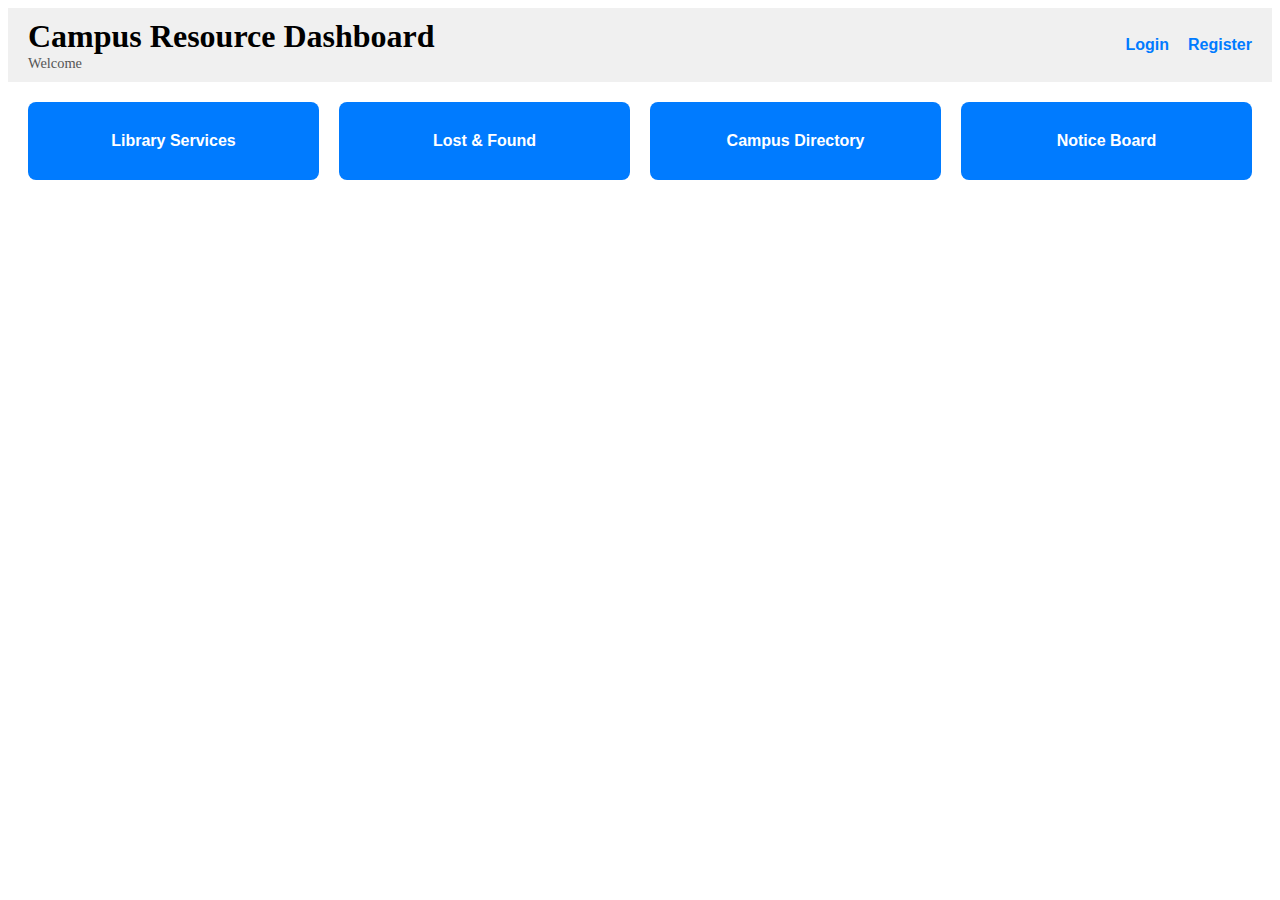
<file: index.html>
<!DOCTYPE html>
<html lang="en">
<head>
  <meta charset="UTF-8" />
  <title>Dashboard | Campus Resource System</title>
  <link rel="stylesheet" href="index.css" />
</head>
<body>
  <header>
    <div class="header-left">
      <h1>Campus Resource Dashboard</h1>
      <p>Welcome</p>
    </div>
    <div class="auth-links">
      <a href="login.html">Login</a>
      <a href="register.html">Register</a>
    </div>
  </header>

  <main class="module-grid">
    <a href="library_services.html" class="card">Library Services</a>
    <a href="lostfound.html" class="card">Lost & Found</a>
    <a href="campus-directory.html" class="card">Campus Directory</a>
    <a href="notice.html" class="card">Notice Board</a>
  </main>
</body>
</html>
</file>
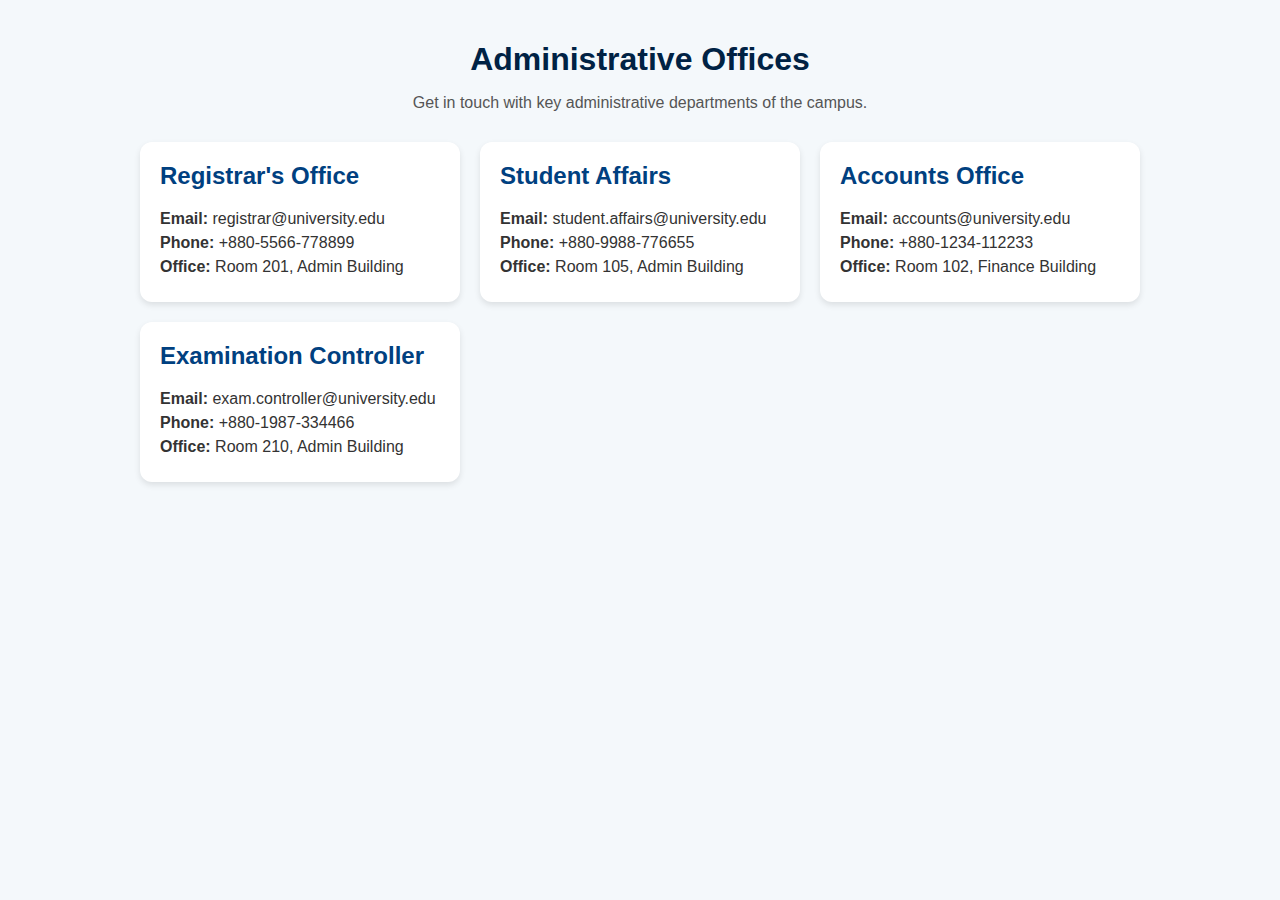
<file: admin-offices.html>
<!DOCTYPE html>
<html lang="en">
<head>
  <meta charset="UTF-8" />
  <meta name="viewport" content="width=device-width, initial-scale=1.0"/>
  <title>Administrative Offices</title>
  <link rel="stylesheet" href="admin-offices.css" />
</head>
<body>
  <div class="container">
    <h1>Administrative Offices</h1>
    <p class="intro">Get in touch with key administrative departments of the campus.</p>

    <div class="office-list">

      <div class="office-card">
        <h2>Registrar's Office</h2>
        <p><strong>Email:</strong> registrar@university.edu</p>
        <p><strong>Phone:</strong> +880-5566-778899</p>
        <p><strong>Office:</strong> Room 201, Admin Building</p>
      </div>

      <div class="office-card">
        <h2>Student Affairs</h2>
        <p><strong>Email:</strong> student.affairs@university.edu</p>
        <p><strong>Phone:</strong> +880-9988-776655</p>
        <p><strong>Office:</strong> Room 105, Admin Building</p>
      </div>

      <div class="office-card">
        <h2>Accounts Office</h2>
        <p><strong>Email:</strong> accounts@university.edu</p>
        <p><strong>Phone:</strong> +880-1234-112233</p>
        <p><strong>Office:</strong> Room 102, Finance Building</p>
      </div>

      <div class="office-card">
        <h2>Examination Controller</h2>
        <p><strong>Email:</strong> exam.controller@university.edu</p>
        <p><strong>Phone:</strong> +880-1987-334466</p>
        <p><strong>Office:</strong> Room 210, Admin Building</p>
      </div>

    </div>
  </div>
</body>
</html>
</file>
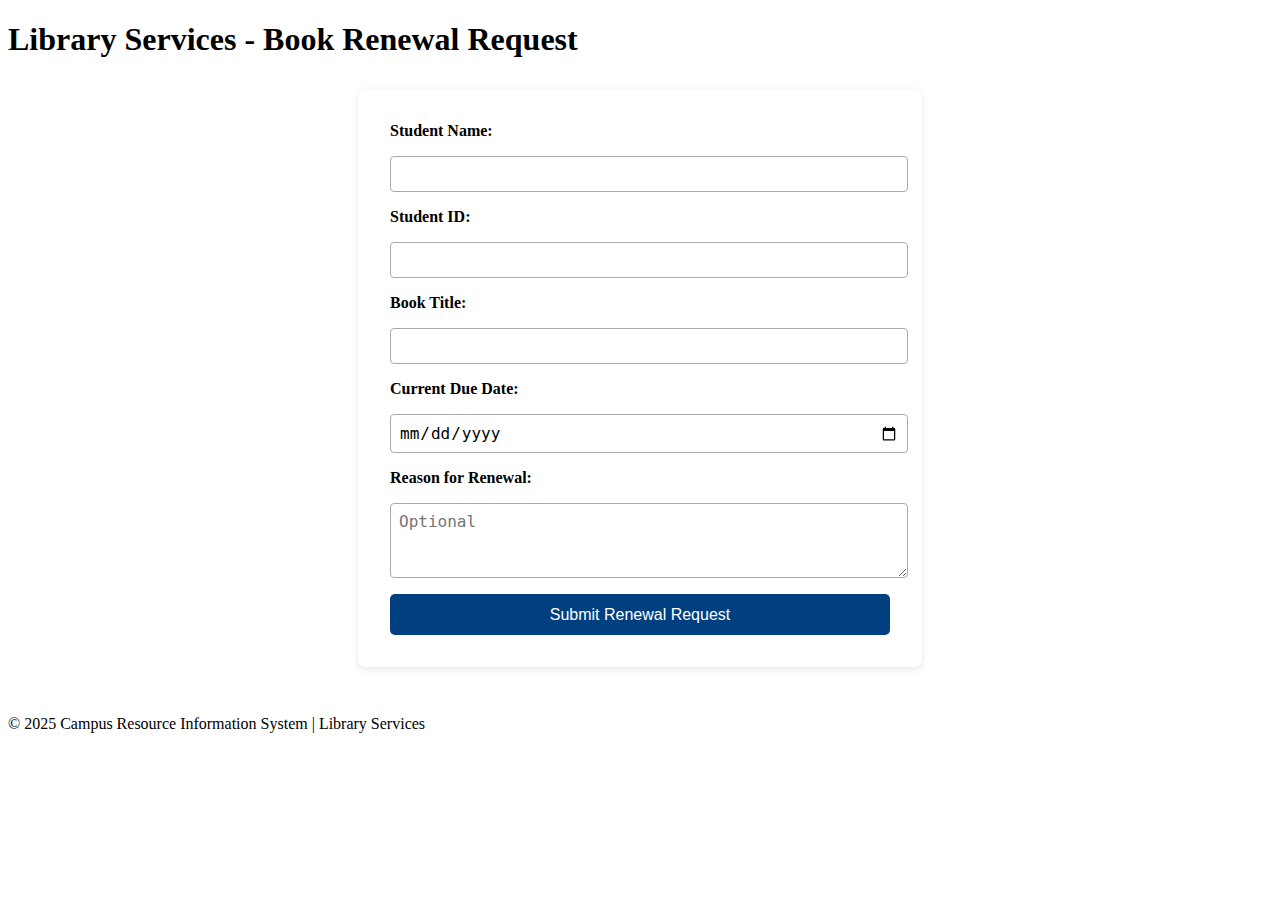
<file: book_renewal.html>
<!DOCTYPE html>
<html lang="en">
<head>
  <meta charset="UTF-8" />
  <meta name="viewport" content="width=device-width, initial-scale=1" />
  <title>Book Renewal Request - Library Services</title>
  <link rel="stylesheet" href="book_renewal.css" />
</head>
<body>
  <header>
    <h1>Library Services - Book Renewal Request</h1>
  </header>

  <main>
    <form class="form-container">
      <label for="studentName">Student Name:</label>
      <input type="text" id="studentName" name="studentName" required />

      <label for="studentId">Student ID:</label>
      <input type="text" id="studentId" name="studentId" required />

      <label for="bookTitle">Book Title:</label>
      <input type="text" id="bookTitle" name="bookTitle" required />

      <label for="dueDate">Current Due Date:</label>
      <input type="date" id="dueDate" name="dueDate" required />

      <label for="reason">Reason for Renewal:</label>
      <textarea id="reason" name="reason" rows="3" placeholder="Optional"></textarea>

      <button type="submit">Submit Renewal Request</button>
    </form>
  </main>

  <footer>
    &copy; 2025 Campus Resource Information System | Library Services
  </footer>
</body>
</html>
</file>
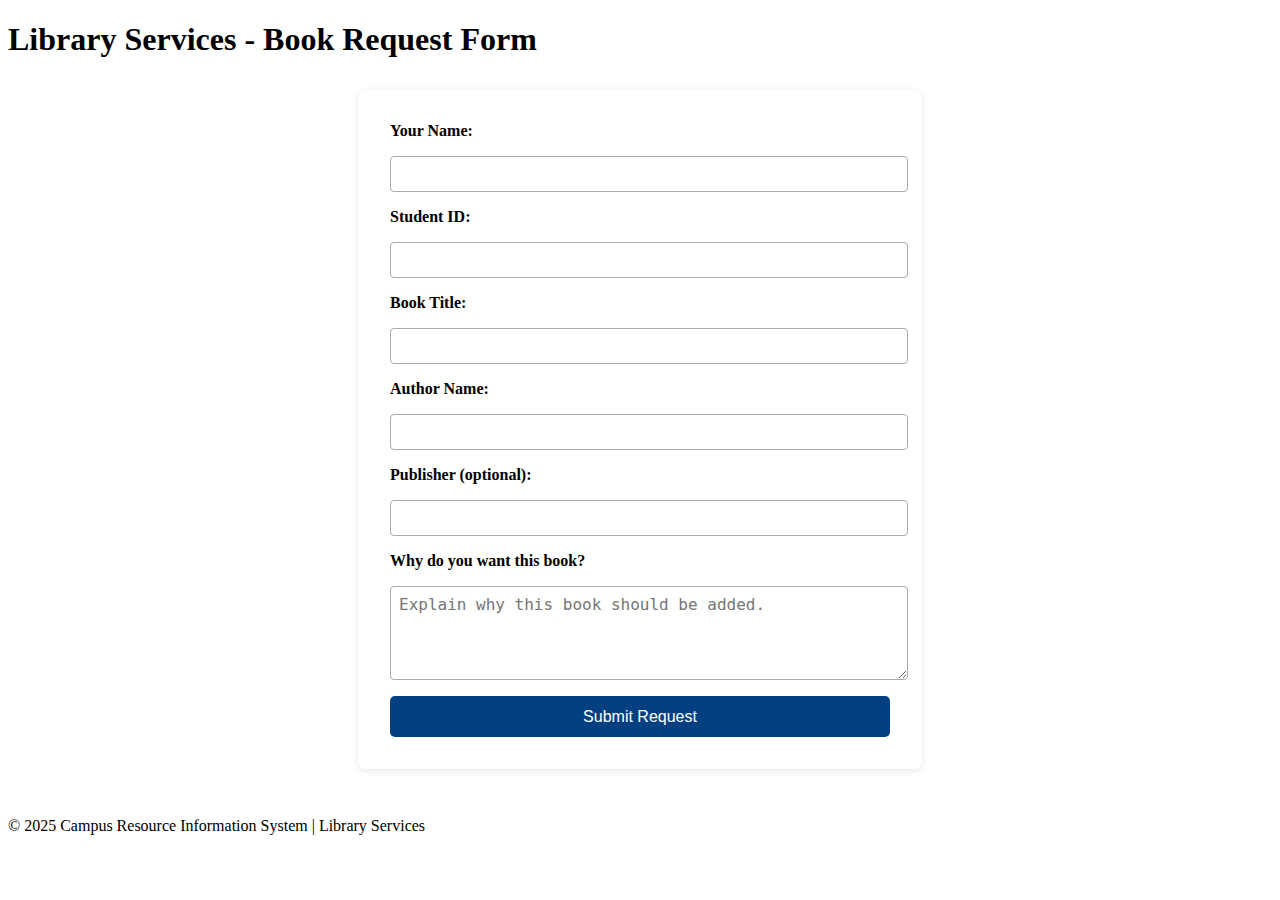
<file: book_request.html>
<!DOCTYPE html>
<html lang="en">
<head>
  <meta charset="UTF-8" />
  <meta name="viewport" content="width=device-width, initial-scale=1" />
  <title>Book Request Form - Library Services</title>
  <link rel="stylesheet" href="book_request.css" />
</head>
<body>
  <header>
    <h1>Library Services - Book Request Form</h1>
  </header>

  <main>
    <form class="form-container">
      <label for="studentName">Your Name:</label>
      <input type="text" id="studentName" name="studentName" required />

      <label for="studentId">Student ID:</label>
      <input type="text" id="studentId" name="studentId" required />

      <label for="bookTitle">Book Title:</label>
      <input type="text" id="bookTitle" name="bookTitle" required />

      <label for="author">Author Name:</label>
      <input type="text" id="author" name="author" required />

      <label for="publisher">Publisher (optional):</label>
      <input type="text" id="publisher" name="publisher" />

      <label for="reason">Why do you want this book?</label>
      <textarea id="reason" name="reason" rows="4" placeholder="Explain why this book should be added." required></textarea>

      <button type="submit">Submit Request</button>
    </form>
  </main>

  <footer>
    &copy; 2025 Campus Resource Information System | Library Services
  </footer>
</body>
</html>
</file>
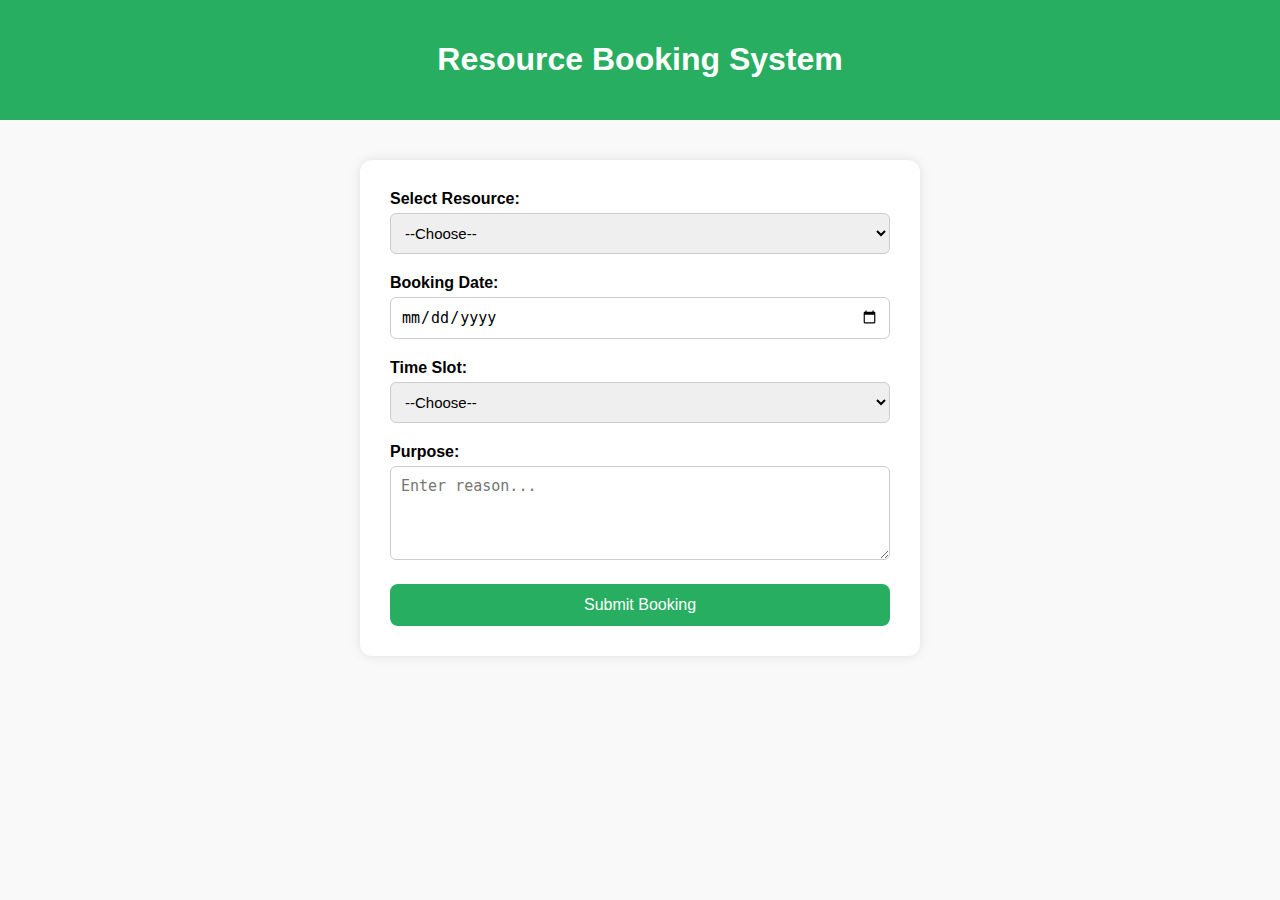
<file: booking.html>
<!DOCTYPE html>
<html lang="en">
<head>
  <meta charset="UTF-8" />
  <title>Resource Booking | Campus Resource System</title>
  <link rel="stylesheet" href="booking.css" />
</head>
<body>
  <header>
    <h1>Resource Booking System</h1>
  </header>

  <main class="form-container">
    <form>
      <label for="resource">Select Resource:</label>
      <select id="resource" required>
        <option value="">--Choose--</option>
        <option value="lab1">Computer Lab 1</option>
        <option value="lab2">Computer Lab 2</option>
        <option value="classroom">Classroom</option>
        <option value="projector">Projector</option>
      </select>

      <label for="date">Booking Date:</label>
      <input type="date" id="date" required />

      <label for="time">Time Slot:</label>
      <select id="time" required>
        <option value="">--Choose--</option>
        <option value="8-10am">8:00 – 10:00 AM</option>
        <option value="10-12pm">10:00 – 12:00 PM</option>
        <option value="2-4pm">2:00 – 4:00 PM</option>
        <option value="4-6pm">4:00 – 6:00 PM</option>
      </select>

      <label for="purpose">Purpose:</label>
      <textarea
        id="purpose"
        placeholder="Enter reason..."
        rows="4"
        required
      ></textarea>

      <button type="submit">Submit Booking</button>
    </form>
  </main>
</body>
</html>
</file>
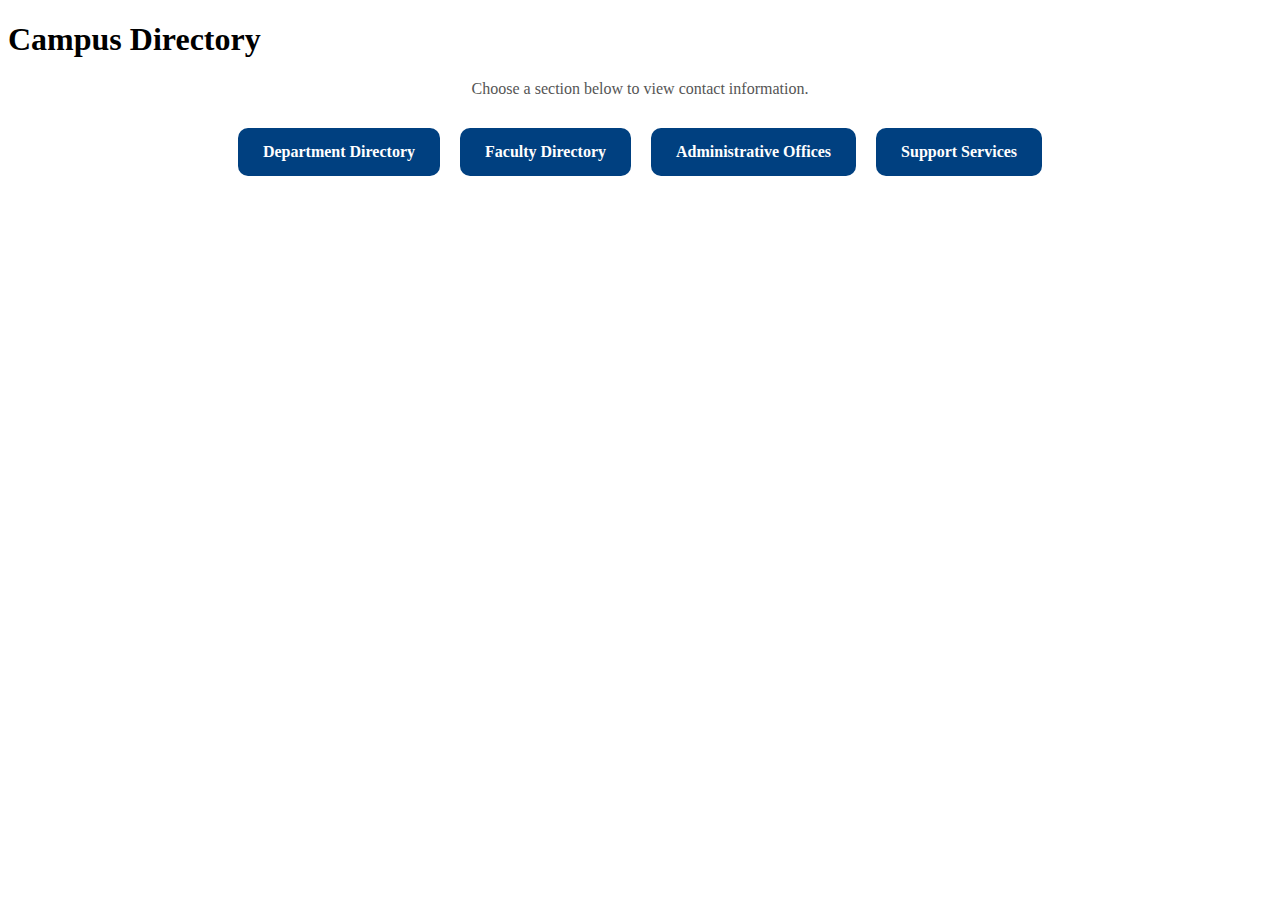
<file: campus-directory.html>
<!-- campus-directory.html -->
<!DOCTYPE html>
<html lang="en">
<head>
  <meta charset="UTF-8" />
  <meta name="viewport" content="width=device-width, initial-scale=1.0"/>
  <title>Campus Directory</title>
  <link rel="stylesheet" href="campus-directory.css" />
</head>
<body>
  <div class="container">
    <h1>Campus Directory</h1>
    <p class="intro">Choose a section below to view contact information.</p>

    <div class="sub-modules">
      <a href="departments.html" class="sub-link">Department Directory</a>
      <a href="faculty.html" class="sub-link">Faculty Directory</a>
      <a href="admin-offices.html" class="sub-link">Administrative Offices</a>
      <a href="support-services.html" class="sub-link">Support Services</a>
    </div>
  </div>
</body>
</html>
</file>
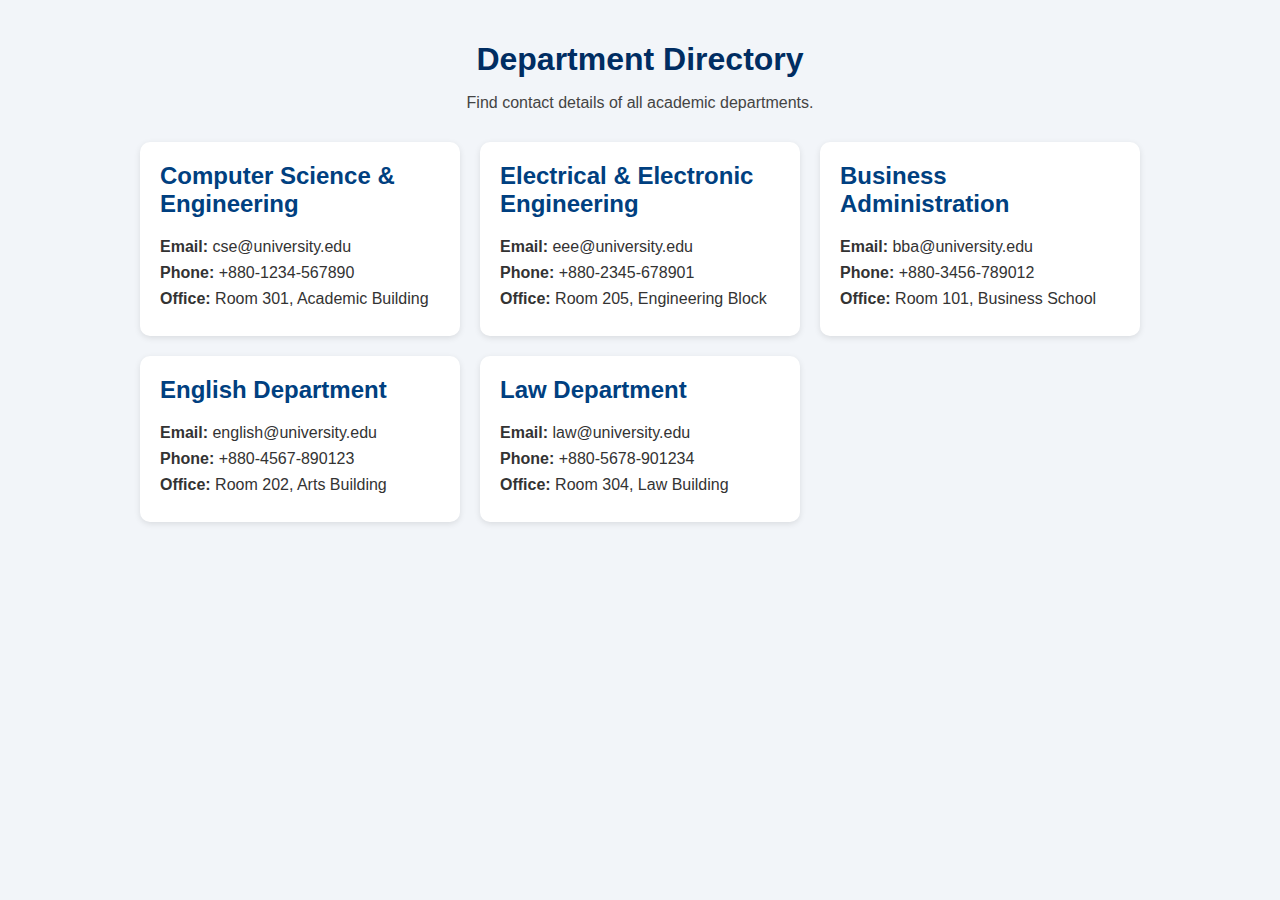
<file: departments.html>
<!DOCTYPE html>
<html lang="en">
<head>
  <meta charset="UTF-8">
  <meta name="viewport" content="width=device-width, initial-scale=1">
  <title>Department Directory</title>
  <link rel="stylesheet" href="departments.css">
</head>
<body>
  <div class="container">
    <h1>Department Directory</h1>
    <p class="intro">Find contact details of all academic departments.</p>

    <div class="department-list">

      <div class="dept-card">
        <h2>Computer Science & Engineering</h2>
        <p><strong>Email:</strong> cse@university.edu</p>
        <p><strong>Phone:</strong> +880-1234-567890</p>
        <p><strong>Office:</strong> Room 301, Academic Building</p>
      </div>

      <div class="dept-card">
        <h2>Electrical & Electronic Engineering</h2>
        <p><strong>Email:</strong> eee@university.edu</p>
        <p><strong>Phone:</strong> +880-2345-678901</p>
        <p><strong>Office:</strong> Room 205, Engineering Block</p>
      </div>

      <div class="dept-card">
        <h2>Business Administration</h2>
        <p><strong>Email:</strong> bba@university.edu</p>
        <p><strong>Phone:</strong> +880-3456-789012</p>
        <p><strong>Office:</strong> Room 101, Business School</p>
      </div>

      <div class="dept-card">
        <h2>English Department</h2>
        <p><strong>Email:</strong> english@university.edu</p>
        <p><strong>Phone:</strong> +880-4567-890123</p>
        <p><strong>Office:</strong> Room 202, Arts Building</p>
      </div>

      <div class="dept-card">
        <h2>Law Department</h2>
        <p><strong>Email:</strong> law@university.edu</p>
        <p><strong>Phone:</strong> +880-5678-901234</p>
        <p><strong>Office:</strong> Room 304, Law Building</p>
      </div>

    </div>
  </div>
</body>
</html>
</file>
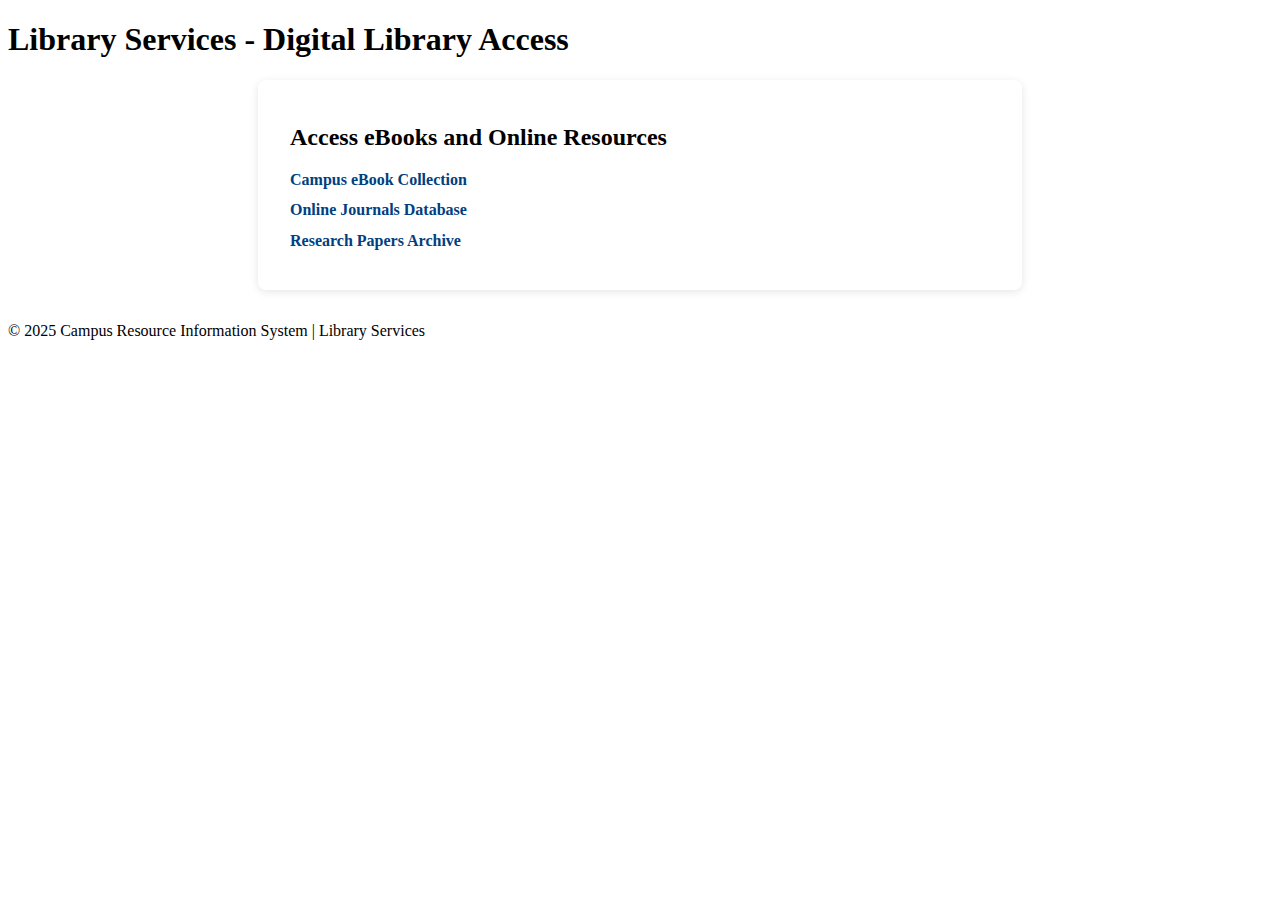
<file: digital_library.html>
<!DOCTYPE html>
<html lang="en">
<head>
  <meta charset="UTF-8" />
  <meta name="viewport" content="width=device-width, initial-scale=1" />
  <title>Digital Library Access - Library Services</title>
  <link rel="stylesheet" href="digital_library.css" />
</head>
<body>
  <header>
    <h1>Library Services - Digital Library Access</h1>
  </header>

  <main>
    <section class="digital-links">
      <h2>Access eBooks and Online Resources</h2>
      <ul>
        <li><a href="#" target="_blank">Campus eBook Collection</a></li>
        <li><a href="#" target="_blank">Online Journals Database</a></li>
        <li><a href="#" target="_blank">Research Papers Archive</a></li>
      </ul>
    </section>
  </main>

  <footer>
    &copy; 2025 Campus Resource Information System | Library Services
  </footer>
</body>
</html>
</file>
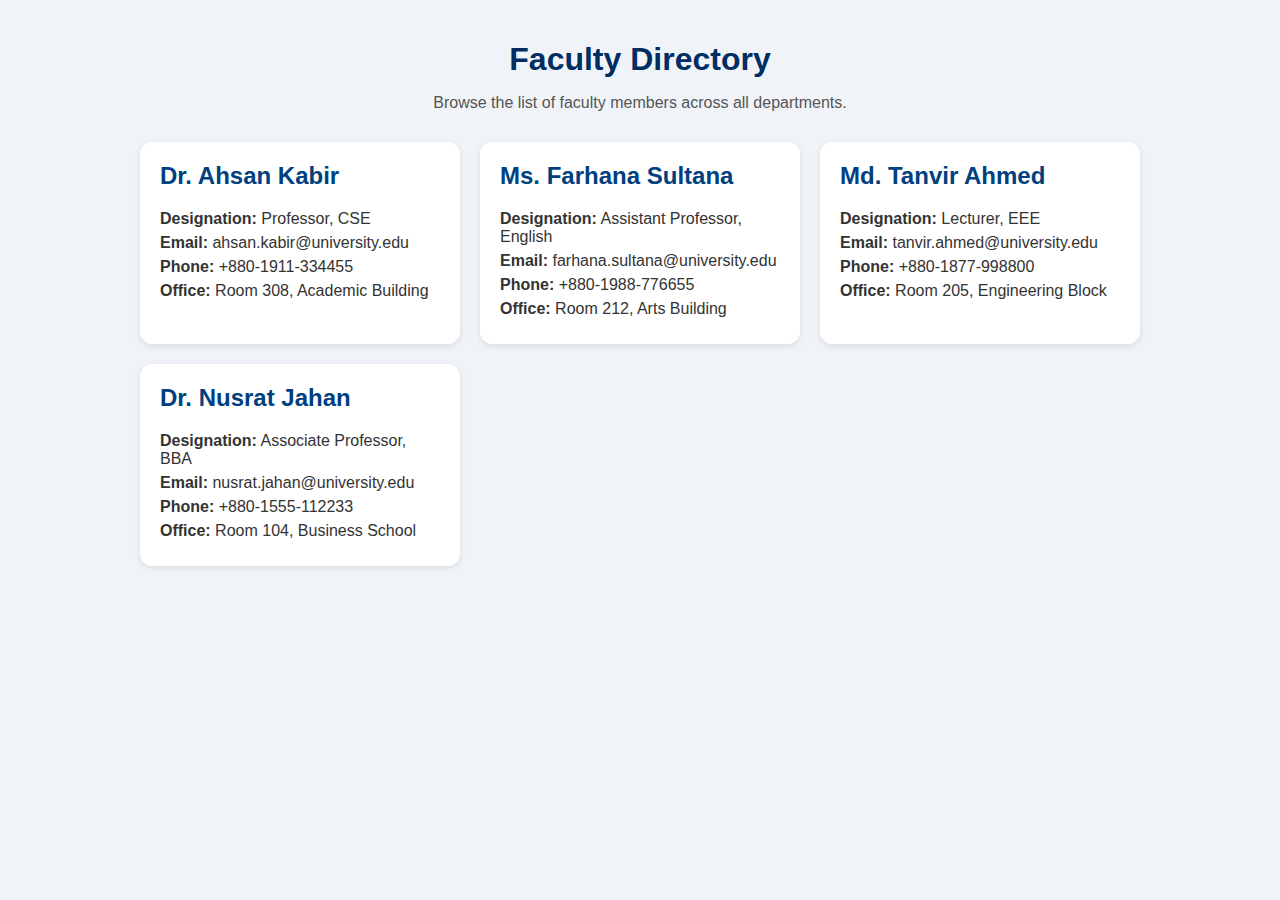
<file: faculty.html>
<!DOCTYPE html>
<html lang="en">
<head>
  <meta charset="UTF-8" />
  <meta name="viewport" content="width=device-width, initial-scale=1.0"/>
  <title>Faculty Directory</title>
  <link rel="stylesheet" href="faculty.css" />
</head>
<body>
  <div class="container">
    <h1>Faculty Directory</h1>
    <p class="intro">Browse the list of faculty members across all departments.</p>

    <div class="faculty-list">

      <div class="faculty-card">
        <h2>Dr. Ahsan Kabir</h2>
        <p><strong>Designation:</strong> Professor, CSE</p>
        <p><strong>Email:</strong> ahsan.kabir@university.edu</p>
        <p><strong>Phone:</strong> +880-1911-334455</p>
        <p><strong>Office:</strong> Room 308, Academic Building</p>
      </div>

      <div class="faculty-card">
        <h2>Ms. Farhana Sultana</h2>
        <p><strong>Designation:</strong> Assistant Professor, English</p>
        <p><strong>Email:</strong> farhana.sultana@university.edu</p>
        <p><strong>Phone:</strong> +880-1988-776655</p>
        <p><strong>Office:</strong> Room 212, Arts Building</p>
      </div>

      <div class="faculty-card">
        <h2>Md. Tanvir Ahmed</h2>
        <p><strong>Designation:</strong> Lecturer, EEE</p>
        <p><strong>Email:</strong> tanvir.ahmed@university.edu</p>
        <p><strong>Phone:</strong> +880-1877-998800</p>
        <p><strong>Office:</strong> Room 205, Engineering Block</p>
      </div>

      <div class="faculty-card">
        <h2>Dr. Nusrat Jahan</h2>
        <p><strong>Designation:</strong> Associate Professor, BBA</p>
        <p><strong>Email:</strong> nusrat.jahan@university.edu</p>
        <p><strong>Phone:</strong> +880-1555-112233</p>
        <p><strong>Office:</strong> Room 104, Business School</p>
      </div>

    </div>
  </div>
</body>
</html>
</file>
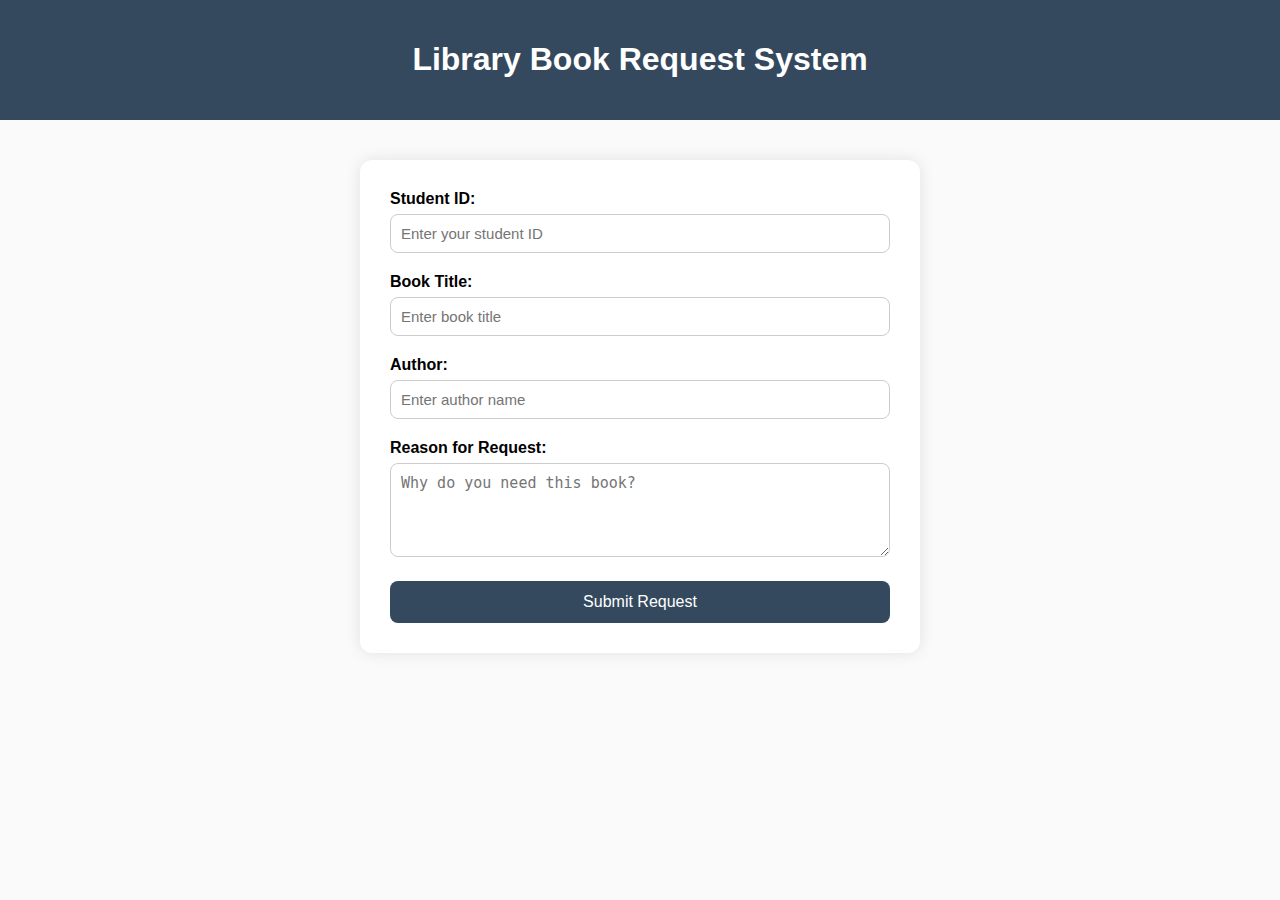
<file: library.html>
<!DOCTYPE html>
<html lang="en">
<head>
  <meta charset="UTF-8" />
  <title>Library Book Request | Campus Resource System</title>
  <link rel="stylesheet" href="library.css" />
</head>
<body>
  <header>
    <h1>Library Book Request System</h1>
  </header>

  <main class="form-container">
    <form>
      <label for="studentId">Student ID:</label>
      <input type="text" id="studentId" placeholder="Enter your student ID" required />

      <label for="bookTitle">Book Title:</label>
      <input type="text" id="bookTitle" placeholder="Enter book title" required />

      <label for="author">Author:</label>
      <input type="text" id="author" placeholder="Enter author name" />

      <label for="reason">Reason for Request:</label>
      <textarea id="reason" placeholder="Why do you need this book?" rows="4" required></textarea>

      <button type="submit">Submit Request</button>
    </form>
  </main>
</body>
</html>
</file>
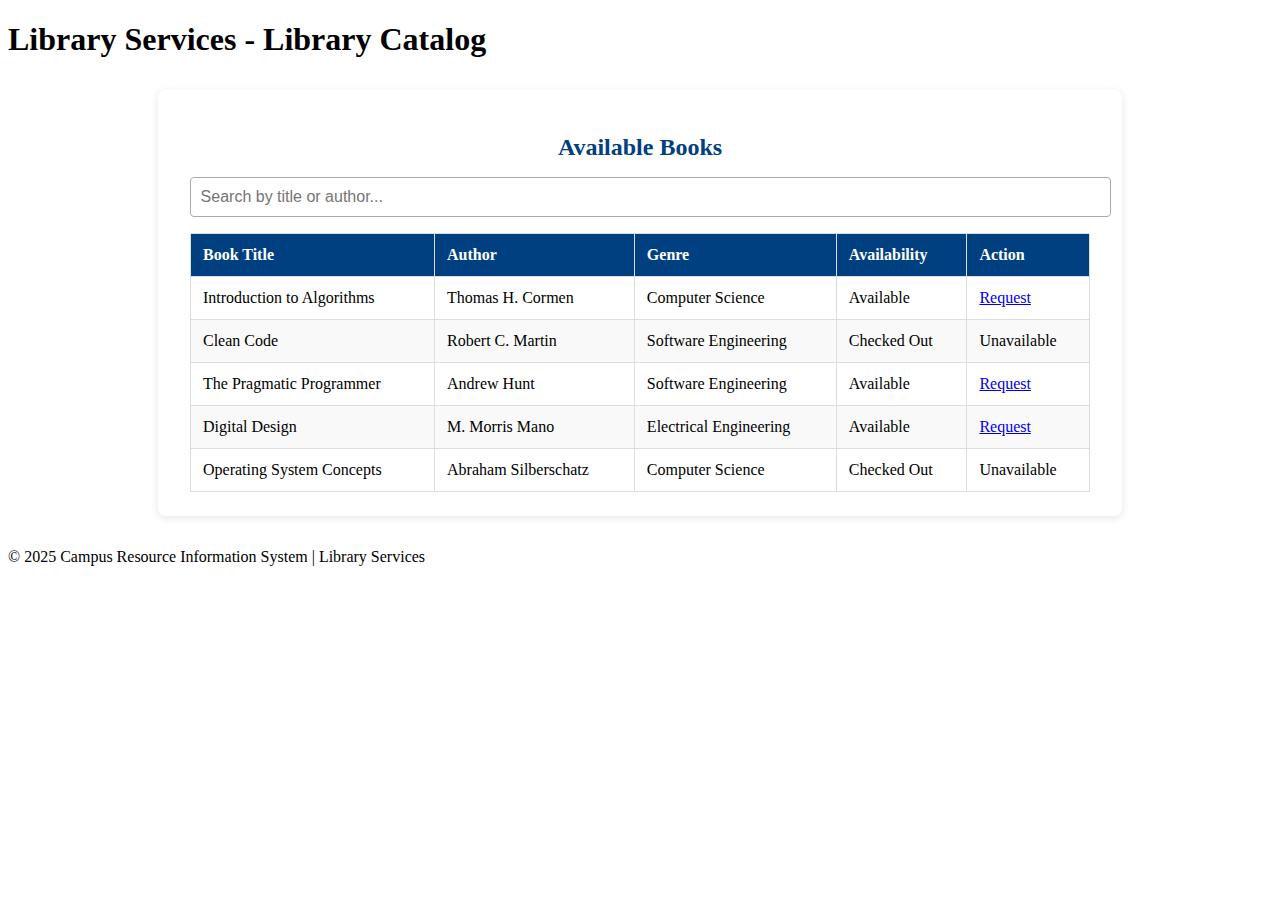
<file: library_catalog.html>
<!DOCTYPE html>
<html lang="en">
<head>
  <meta charset="UTF-8" />
  <meta name="viewport" content="width=device-width, initial-scale=1" />
  <title>Library Catalog - Library Services</title>
  <link rel="stylesheet" href="library_catalog.css" />
</head>
<body>
  <header>
    <h1>Library Services - Library Catalog</h1>
  </header>

  <main>
    <section class="catalog-container">
      <h2>Available Books</h2>
      <input type="text" id="searchInput" placeholder="Search by title or author..." onkeyup="searchBooks()" />
      <table id="booksTable">
        <thead>
          <tr>
            <th>Book Title</th>
            <th>Author</th>
            <th>Genre</th>
            <th>Availability</th>
            <th>Action</th>
          </tr>
        </thead>
        <tbody>
          <tr>
            <td>Introduction to Algorithms</td>
            <td>Thomas H. Cormen</td>
            <td>Computer Science</td>
            <td>Available</td>
            <td><a href="book_request.html?title=Introduction+to+Algorithms" class="btn-request">Request</a></td>
          </tr>
          <tr>
            <td>Clean Code</td>
            <td>Robert C. Martin</td>
            <td>Software Engineering</td>
            <td>Checked Out</td>
            <td><span class="btn-disabled">Unavailable</span></td>
          </tr>
          <tr>
            <td>The Pragmatic Programmer</td>
            <td>Andrew Hunt</td>
            <td>Software Engineering</td>
            <td>Available</td>
            <td><a href="book_request.html?title=The+Pragmatic+Programmer" class="btn-request">Request</a></td>
          </tr>
          <tr>
            <td>Digital Design</td>
            <td>M. Morris Mano</td>
            <td>Electrical Engineering</td>
            <td>Available</td>
            <td><a href="book_request.html?title=Digital+Design" class="btn-request">Request</a></td>
          </tr>
          <tr>
            <td>Operating System Concepts</td>
            <td>Abraham Silberschatz</td>
            <td>Computer Science</td>
            <td>Checked Out</td>
            <td><span class="btn-disabled">Unavailable</span></td>
          </tr>
        </tbody>
      </table>
    </section>
  </main>

  <footer>
    &copy; 2025 Campus Resource Information System | Library Services
  </footer>


</body>
</html>
</file>
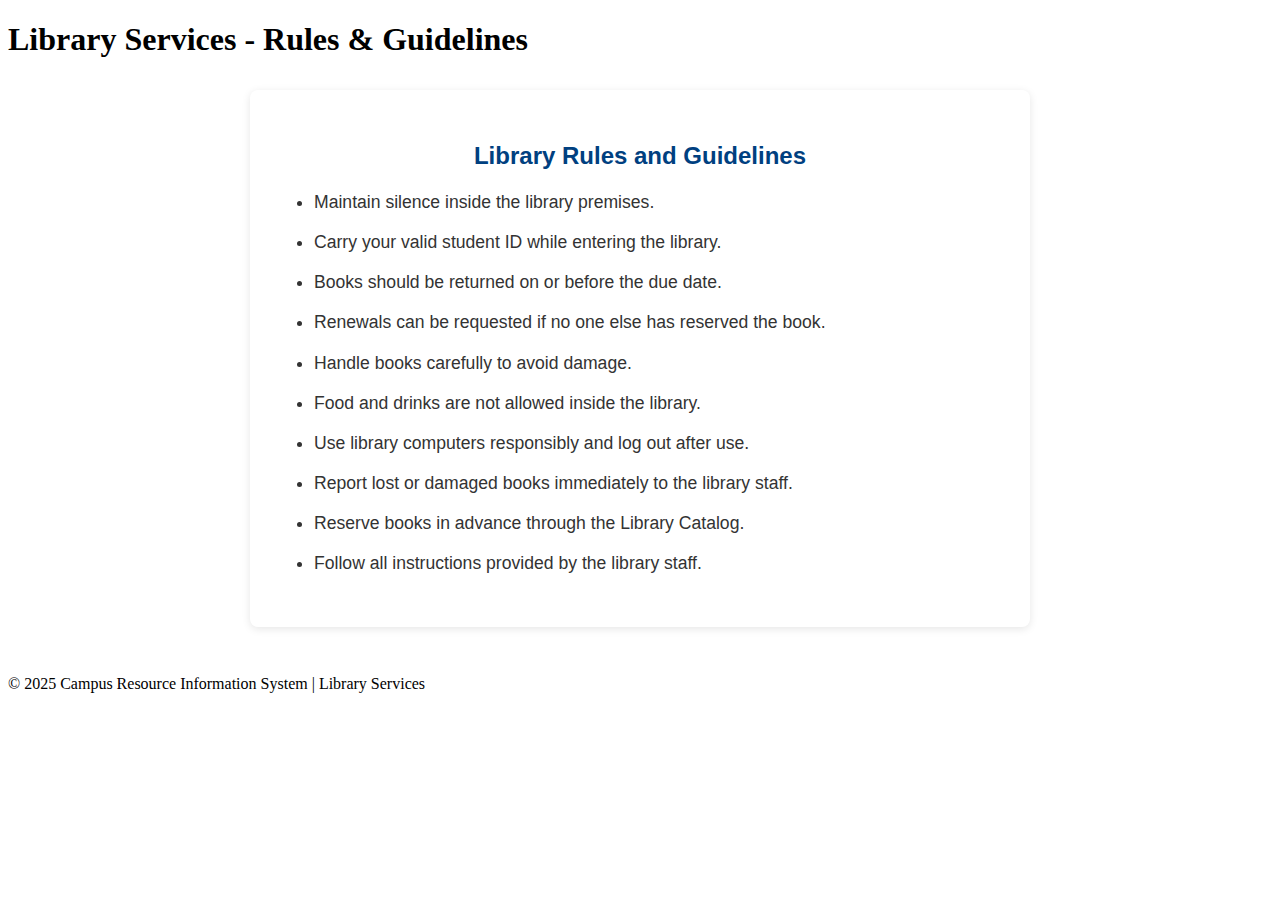
<file: library_rules.html>
<!DOCTYPE html>
<html lang="en">
<head>
  <meta charset="UTF-8" />
  <meta name="viewport" content="width=device-width, initial-scale=1" />
  <title>Library Rules & Guidelines - Library Services</title>
  <link rel="stylesheet" href="library_rules.css" />
</head>
<body>
  <header>
    <h1>Library Services - Rules & Guidelines</h1>
  </header>

  <main>
    <section class="rules-container">
      <h2>Library Rules and Guidelines</h2>
      <ul>
        <li>Maintain silence inside the library premises.</li>
        <li>Carry your valid student ID while entering the library.</li>
        <li>Books should be returned on or before the due date.</li>
        <li>Renewals can be requested if no one else has reserved the book.</li>
        <li>Handle books carefully to avoid damage.</li>
        <li>Food and drinks are not allowed inside the library.</li>
        <li>Use library computers responsibly and log out after use.</li>
        <li>Report lost or damaged books immediately to the library staff.</li>
        <li>Reserve books in advance through the Library Catalog.</li>
        <li>Follow all instructions provided by the library staff.</li>
      </ul>
    </section>
  </main>

  <footer>
    &copy; 2025 Campus Resource Information System | Library Services
  </footer>
</body>
</html>
</file>
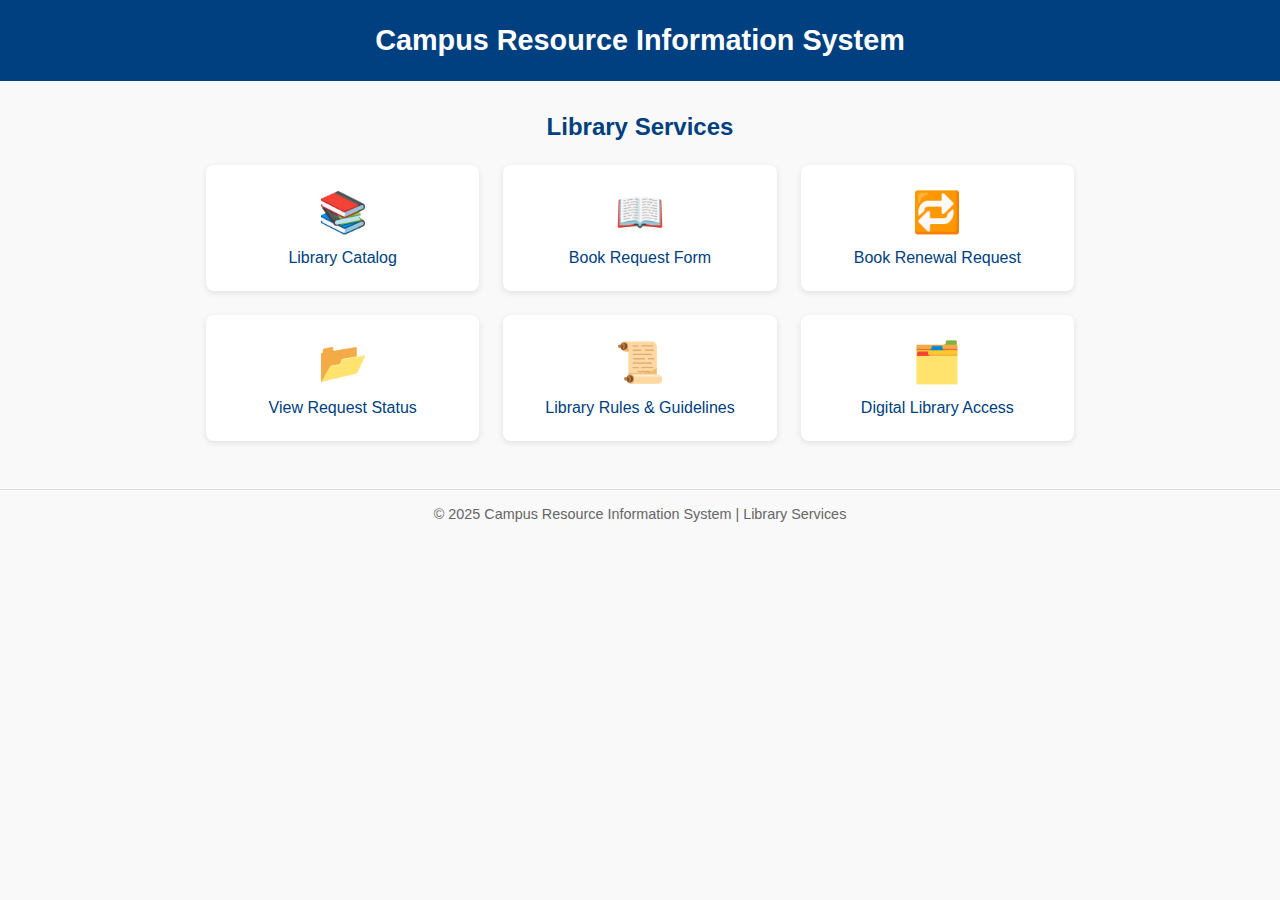
<file: library_services.html>
<!DOCTYPE html>
<html lang="en">
<head>
  <meta charset="UTF-8" />
  <meta name="viewport" content="width=device-width, initial-scale=1" />
  <title>Library Services - Campus Resource Information System</title>
  <link rel="stylesheet" href="library_services.css" />
</head>
<body>
  <header>
    <h1>Campus Resource Information System</h1>
  </header>

  <main>
    <h2>Library Services</h2>
    <div class="services-list">
      <a href="library_catalog.html" class="service-card" title="Browse available books in the library">
        <div class="service-icon">📚</div>
        <div>Library Catalog</div>
      </a>

      <a href="book_request.html" class="service-card" title="Request a new book">
        <div class="service-icon">📖</div>
        <div>Book Request Form</div>
      </a>
      <a href="book_renewal.html" class="service-card" title="Renew your borrowed books">
        <div class="service-icon">🔁</div>
        <div>Book Renewal Request</div>
      </a>
    
      <a href="request_status.html" class="service-card" title="Track your requests status">
        <div class="service-icon">📂</div>
        <div>View Request Status</div>
      </a>
      <a href="library_rules.html" class="service-card" title="Library rules and guidelines">
        <div class="service-icon">📜</div>
        <div>Library Rules & Guidelines</div>
      </a>
      <a href="digital_library.html" class="service-card" title="Access digital library resources">
        <div class="service-icon">🗂️</div>
        <div>Digital Library Access</div>
      </a>
    </div>
  </main>

  <footer>
    &copy; 2025 Campus Resource Information System | Library Services
  </footer>
</body>
</html>
</file>
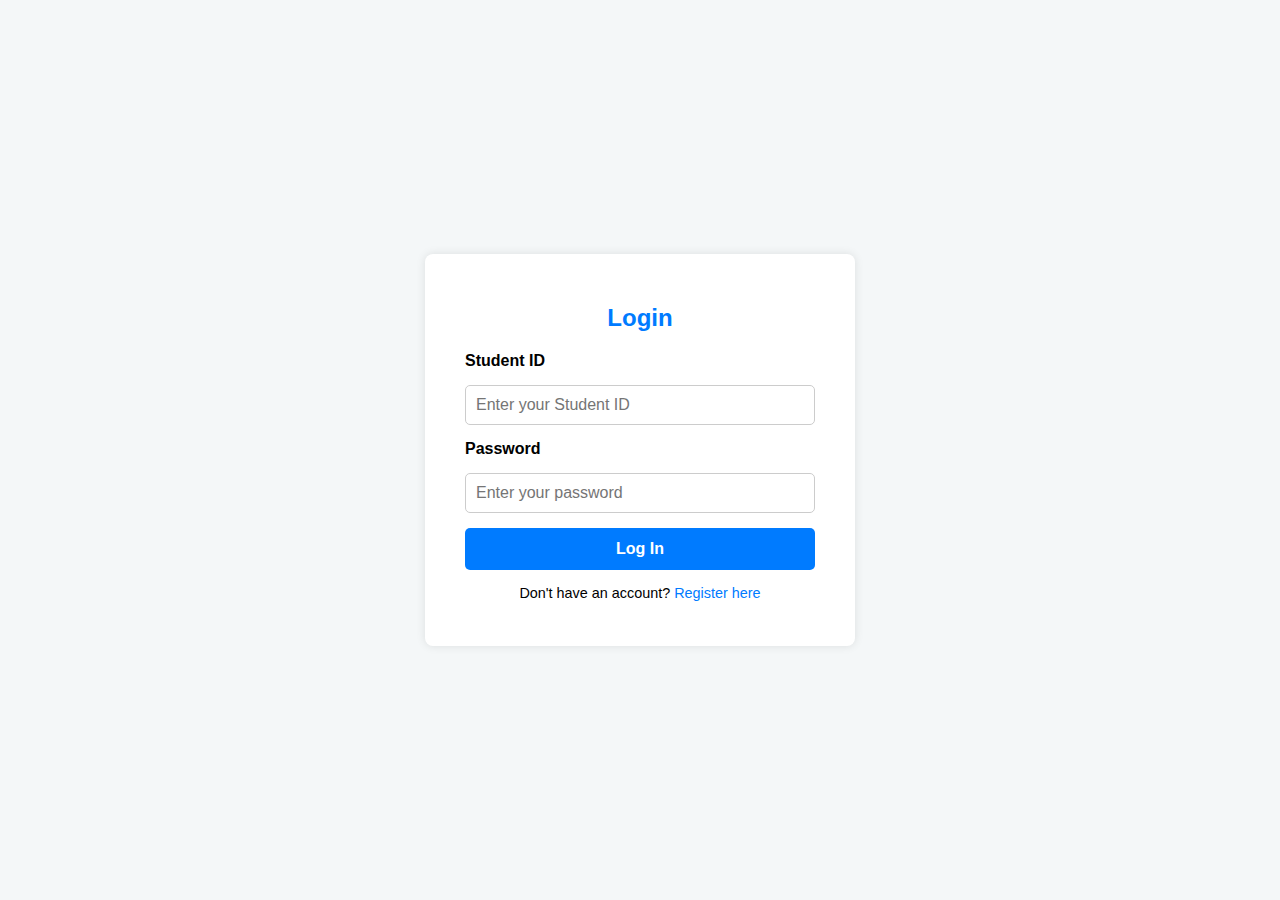
<file: login.html>
<!DOCTYPE html>
<html lang="en">
<head>
  <meta charset="UTF-8" />
  <title>Login | Campus Resource System</title>
  <link rel="stylesheet" href="login.css" />
</head>
<body>
  <div class="login-container">
    <h2>Login</h2>
    <form action="#" method="post">
      <label for="student-id">Student ID</label>
      <input type="text" id="student-id" name="student-id" placeholder="Enter your Student ID" required />

      <label for="password">Password</label>
      <input type="password" id="password" name="password" placeholder="Enter your password" required />

      <button type="submit">Log In</button>
    </form>
    <p class="register-link">
      Don't have an account? <a href="register.html">Register here</a>
    </p>
  </div>
</body>
</html>
</file>
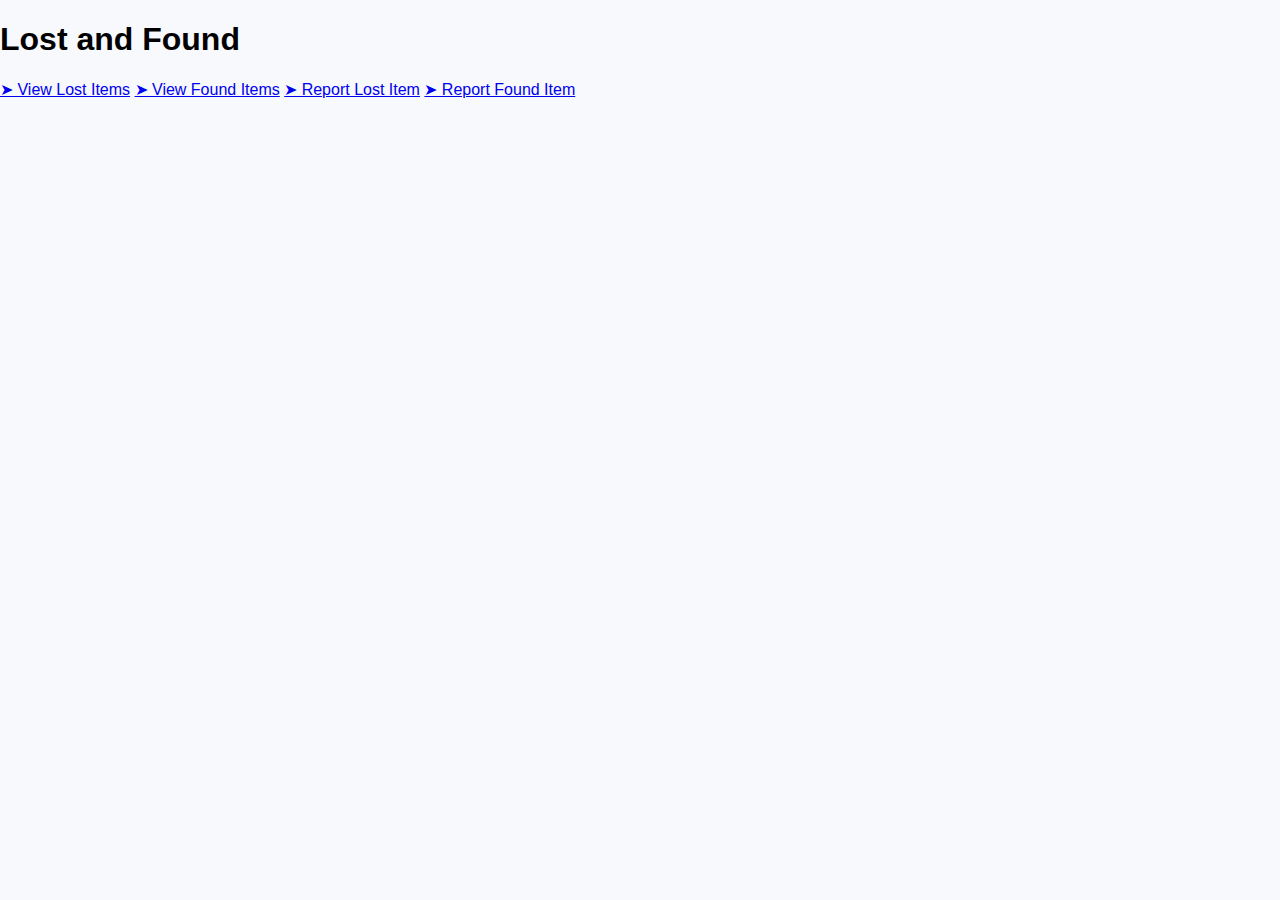
<file: lostfound.html>
<!DOCTYPE html>
<html lang="en">
<head>
  <meta charset="UTF-8" />
  <meta name="viewport" content="width=device-width, initial-scale=1" />
  <title>Lost and Found</title>
  <link rel="stylesheet" href="lostfound.css" />
</head>
<body>

  <h1>Lost and Found </h1>

  <div class="sub-modules">
    <a href="view-lost.html" class="module-link">➤ View Lost Items</a>
    <a href="view-found.html" class="module-link">➤ View Found Items</a>
    <a href="report-lost.html" class="module-link">➤ Report Lost Item</a>
    <a href="report-found.html" class="module-link">➤ Report Found Item</a>
    
  </div>

</body>
</html>
</file>
<file: index.css>
header {
  display: flex;
  justify-content: space-between;
  align-items: center;
  padding: 10px 20px;
  background-color: #f0f0f0;
}

.header-left h1 {
  margin: 0;
}

.header-left p {
  margin: 0;
  font-size: 0.9em;
  color: #555;
}

.auth-links a {
  margin-left: 15px;
  text-decoration: none;
  color: #007bff;
  font-weight: 600;
  font-family: Arial, sans-serif;
}

.auth-links a:hover {
  text-decoration: underline;
}

.module-grid {
  display: grid;
  grid-template-columns: repeat(auto-fit, minmax(180px, 1fr));
  gap: 20px;
  padding: 20px;
}

.card {
  background-color: #007bff;
  color: white;
  padding: 30px;
  text-align: center;
  border-radius: 8px;
  text-decoration: none;
  font-weight: bold;
  font-family: Arial, sans-serif;
  transition: background-color 0.3s ease;
}

.card:hover {
  background-color: #0056b3;
}
</file>
<file: admin-offices.css>
body {
    font-family: 'Segoe UI', Tahoma, Geneva, Verdana, sans-serif;
    background-color: #f4f8fb;
    margin: 0;
    padding: 20px;
  }
  
  .container {
    max-width: 1000px;
    margin: auto;
  }
  
  h1 {
    text-align: center;
    color: #002244;
    margin-bottom: 10px;
  }
  
  .intro {
    text-align: center;
    margin-bottom: 30px;
    color: #555;
  }
  
  .office-list {
    display: grid;
    grid-template-columns: repeat(auto-fit, minmax(280px, 1fr));
    gap: 20px;
  }
  
  .office-card {
    background: #ffffff;
    padding: 20px;
    border-radius: 12px;
    box-shadow: 0 3px 6px rgba(0,0,0,0.1);
    transition: transform 0.2s;
  }
  
  .office-card:hover {
    transform: translateY(-5px);
  }
  
  .office-card h2 {
    margin-top: 0;
    color: #004080;
  }
  
  .office-card p {
    margin: 6px 0;
    color: #333;
  }
</file>
<file: book_renewal.css>
.form-container {
    max-width: 500px;
    margin: 2rem auto 3rem auto;
    background: white;
    padding: 2rem;
    border-radius: 8px;
    box-shadow: 0 2px 8px rgba(0,0,0,0.1);
    display: flex;
    flex-direction: column;
    gap: 1rem;
  }
  
  label {
    font-weight: 600;
  }
  
  input[type="text"],
  input[type="date"],
  textarea {
    padding: 0.5rem;
    border: 1px solid #aaa;
    border-radius: 4px;
    font-size: 1rem;
    width: 100%;
    resize: vertical;
  }
  
  button {
    background-color: #004080;
    color: white;
    border: none;
    padding: 0.7rem;
    font-size: 1rem;
    border-radius: 5px;
    cursor: pointer;
    transition: background-color 0.3s ease;
  }
  
  button:hover {
    background-color: #00264d;
  }
</file>
<file: book_request.css>
.form-container {
    max-width: 500px;
    margin: 2rem auto 3rem auto;
    background: white;
    padding: 2rem;
    border-radius: 8px;
    box-shadow: 0 2px 8px rgba(0,0,0,0.1);
    display: flex;
    flex-direction: column;
    gap: 1rem;
  }
  
  label {
    font-weight: 600;
  }
  
  input[type="text"],
  textarea {
    padding: 0.5rem;
    border: 1px solid #aaa;
    border-radius: 4px;
    font-size: 1rem;
    width: 100%;
    resize: vertical;
  }
  
  button {
    background-color: #004080;
    color: white;
    border: none;
    padding: 0.7rem;
    font-size: 1rem;
    border-radius: 5px;
    cursor: pointer;
    transition: background-color 0.3s ease;
  }
  
  button:hover {
    background-color: #00264d;
  }
</file>
<file: booking.css>
body {
    margin: 0;
    font-family: 'Segoe UI', Tahoma, Geneva, Verdana, sans-serif;
    background: #f9f9f9;
  }
  
  header {
    background: #27ae60;
    color: white;
    padding: 20px;
    text-align: center;
  }
  
  .form-container {
    max-width: 500px;
    background: white;
    margin: 40px auto;
    padding: 30px;
    border-radius: 12px;
    box-shadow: 0 0 12px rgba(0, 0, 0, 0.1);
  }
  
  form label {
    display: block;
    margin-bottom: 5px;
    font-weight: bold;
  }
  
  form input,
  form select,
  form textarea {
    width: 100%;
    padding: 10px;
    margin-bottom: 20px;
    border-radius: 6px;
    border: 1px solid #ccc;
    font-size: 15px;
    box-sizing: border-box;
  }
  
  form button {
    background-color: #27ae60;
    color: white;
    padding: 12px;
    width: 100%;
    border: none;
    border-radius: 8px;
    font-size: 16px;
    cursor: pointer;
  }
  
  form button:hover {
    background-color: #1e8449;
  }
</file>
<file: campus-directory.css>
.intro {
    text-align: center;
    margin-bottom: 30px;
    color: #555;
  }
  
  .sub-modules {
    display: flex;
    flex-wrap: wrap;
    justify-content: center;
    gap: 20px;
  }
  
  .sub-link {
    display: block;
    padding: 15px 25px;
    background: #004080;
    color: white;
    text-decoration: none;
    border-radius: 10px;
    font-weight: bold;
    transition: background 0.3s;
  }
  
  .sub-link:hover {
    background: #0066cc;
  }
</file>
<file: departments.css>
body {
    font-family: Arial, sans-serif;
    background-color: #f2f5f9;
    margin: 0;
    padding: 20px;
  }
  
  .container {
    max-width: 1000px;
    margin: auto;
  }
  
  h1 {
    text-align: center;
    color: #002d62;
    margin-bottom: 10px;
  }
  
  .intro {
    text-align: center;
    margin-bottom: 30px;
    color: #444;
  }
  
  .department-list {
    display: grid;
    grid-template-columns: repeat(auto-fit, minmax(280px, 1fr));
    gap: 20px;
  }
  
  .dept-card {
    background-color: #ffffff;
    padding: 20px;
    border-radius: 10px;
    box-shadow: 0 2px 6px rgba(0,0,0,0.1);
    transition: transform 0.2s;
  }
  
  .dept-card:hover {
    transform: translateY(-5px);
  }
  
  .dept-card h2 {
    color: #004080;
    margin-top: 0;
  }
  
  .dept-card p {
    margin: 8px 0;
    color: #333;
  }
</file>
<file: digital_library.css>
.form-container {
    max-width: 500px;
    margin: 0 auto 2rem auto;
    background: white;
    padding: 2rem;
    border-radius: 8px;
    box-shadow: 0 2px 8px rgb(0 0 0 / 0.1);
    display: flex;
    flex-direction: column;
    gap: 1rem;
  }
  
  label {
    font-weight: 600;
  }
  
  input[type="text"],
  input[type="date"],
  textarea,
  select {
    padding: 0.5rem;
    border: 1px solid #aaa;
    border-radius: 4px;
    font-size: 1rem;
    width: 100%;
    resize: vertical;
  }
  
  button {
    background-color: #004080;
    color: white;
    border: none;
    padding: 0.7rem;
    font-size: 1rem;
    border-radius: 5px;
    cursor: pointer;
    transition: background-color 0.3s ease;
  }
  
  button:hover {
    background-color: #00264d;
  }
  
  .rules-content {
    max-width: 700px;
    margin: 0 auto 2rem auto;
    background: white;
    padding: 1.5rem 2rem;
    border-radius: 8px;
    box-shadow: 0 2px 8px rgb(0 0 0 / 0.1);
  }
  
  .rules-content ul {
    list-style-type: disc;
    padding-left: 1.5rem;
  }
  
  .digital-links {
    max-width: 700px;
    margin: 0 auto 2rem auto;
    background: white;
    padding: 1.5rem 2rem;
    border-radius: 8px;
    box-shadow: 0 2px 8px rgb(0 0 0 / 0.1);
  }
  
  .digital-links ul {
    list-style-type: none;
    padding-left: 0;
  }
  
  .digital-links ul li {
    margin-bottom: 0.8rem;
  }
  
  .digital-links ul li a {
    color: #004080;
    text-decoration: none;
    font-weight: 600;
  }
  
  .digital-links ul li a:hover {
    text-decoration: underline;
  }
</file>
<file: faculty.css>
body {
    font-family: 'Segoe UI', Tahoma, Geneva, Verdana, sans-serif;
    background-color: #f0f4f8;
    margin: 0;
    padding: 20px;
  }
  
  .container {
    max-width: 1000px;
    margin: auto;
  }
  
  h1 {
    text-align: center;
    color: #002d62;
    margin-bottom: 10px;
  }
  
  .intro {
    text-align: center;
    margin-bottom: 30px;
    color: #555;
  }
  
  .faculty-list {
    display: grid;
    grid-template-columns: repeat(auto-fit, minmax(280px, 1fr));
    gap: 20px;
  }
  
  .faculty-card {
    background: #ffffff;
    padding: 20px;
    border-radius: 12px;
    box-shadow: 0 2px 6px rgba(0,0,0,0.1);
    transition: transform 0.2s;
  }
  
  .faculty-card:hover {
    transform: translateY(-5px);
  }
  
  .faculty-card h2 {
    margin-top: 0;
    color: #004080;
  }
  
  .faculty-card p {
    margin: 6px 0;
    color: #333;
  }
</file>
<file: library.css>
body {
    margin: 0;
    font-family: 'Segoe UI', Tahoma, Geneva, Verdana, sans-serif;
    background: #fafafa;
  }
  
  header {
    background: #34495e;
    color: white;
    padding: 20px;
    text-align: center;
  }
  
  .form-container {
    max-width: 500px;
    background: white;
    margin: 40px auto;
    padding: 30px;
    border-radius: 12px;
    box-shadow: 0 0 15px rgba(0, 0, 0, 0.1);
  }
  
  form label {
    display: block;
    margin-bottom: 6px;
    font-weight: bold;
  }
  
  form input,
  form textarea {
    width: 100%;
    padding: 10px;
    margin-bottom: 20px;
    border-radius: 8px;
    border: 1px solid #ccc;
    font-size: 15px;
    box-sizing: border-box;
  }
  
  form button {
    background-color: #34495e;
    color: white;
    padding: 12px;
    width: 100%;
    border: none;
    border-radius: 8px;
    font-size: 16px;
    cursor: pointer;
    transition: background-color 0.3s ease;
  }
  
  form button:hover {
    background-color: #2c3e50;
  }
</file>
<file: library_catalog.css>
.catalog-container {
    max-width: 900px;
    margin: 2rem auto;
    background: white;
    padding: 1.5rem 2rem;
    border-radius: 8px;
    box-shadow: 0 2px 8px rgb(0 0 0 / 0.1);
  }
  
  .catalog-container h2 {
    margin-bottom: 1rem;
    color: #004080;
    text-align: center;
  }
  
  #searchInput {
    width: 100%;
    padding: 0.6rem;
    margin-bottom: 1rem;
    border: 1px solid #aaa;
    border-radius: 4px;
    font-size: 1rem;
  }
  
  #booksTable {
    width: 100%;
    border-collapse: collapse;
  }
  
  #booksTable th,
  #booksTable td {
    border: 1px solid #ddd;
    padding: 0.75rem;
    text-align: left;
  }
  
  #booksTable th {
    background-color: #004080;
    color: white;
  }
  
  #booksTable tr:nth-child(even) {
    background-color: #f9f9f9;
  }
  
  #booksTable tr:hover {
    background-color: #e1ecf9;
    cursor: pointer;
  }
</file>
<file: library_rules.css>
.rules-container {
    max-width: 700px;
    margin: 2rem auto 3rem auto;
    background: white;
    padding: 2rem 2.5rem;
    border-radius: 8px;
    box-shadow: 0 2px 8px rgba(0,0,0,0.1);
    font-family: Arial, sans-serif;
  }
  
  .rules-container h2 {
    color: #004080;
    margin-bottom: 1rem;
    text-align: center;
  }
  
  .rules-container ul {
    list-style-type: disc;
    padding-left: 1.5rem;
    line-height: 1.6;
    font-size: 1.1rem;
    color: #333;
  }
  
  .rules-container li {
    margin-bottom: 0.75rem;
  }
</file>
<file: login.css>
body {
    font-family: Arial, sans-serif;
    background-color: #f4f7f8;
    display: flex;
    justify-content: center;
    align-items: center;
    height: 100vh;
    margin: 0;
  }
  
  .login-container {
    background-color: white;
    padding: 30px 40px;
    border-radius: 8px;
    box-shadow: 0 0 10px rgba(0, 0, 0, 0.1);
    width: 350px;
    text-align: center;
  }
  
  .login-container h2 {
    margin-bottom: 20px;
    color: #007bff;
  }
  
  .login-container form {
    display: flex;
    flex-direction: column;
    gap: 15px;
  }
  
  .login-container label {
    font-weight: bold;
    text-align: left;
  }
  
  .login-container input {
    padding: 10px;
    font-size: 1em;
    border: 1px solid #ccc;
    border-radius: 5px;
  }
  
  .login-container input:focus {
    outline: none;
    border-color: #007bff;
    box-shadow: 0 0 5px #007bff;
  }
  
  .login-container button {
    padding: 12px;
    background-color: #007bff;
    color: white;
    font-size: 1em;
    font-weight: bold;
    border: none;
    border-radius: 5px;
    cursor: pointer;
    transition: background-color 0.3s ease;
  }
  
  .login-container button:hover {
    background-color: #0056b3;
  }
  
  .register-link {
    margin-top: 15px;
    font-size: 0.9em;
  }
  
  .register-link a {
    color: #007bff;
    text-decoration: none;
  }
  
  .register-link a:hover {
    text-decoration: underline;
  }
</file>
<file: lostfound.css>
body {
    margin: 0;
    font-family: 'Segoe UI', Tahoma, Geneva, Verdana, sans-serif;
    background: #f7f9fc;
  }
  
  header {
    background: #34495e;
    color: white;
    padding: 20px;
    text-align: center;
  }
  
  .container {
    max-width: 800px;
    margin: 40px auto;
    padding: 0 20px;
    display: flex;
    gap: 40px;
    flex-wrap: wrap;
  }
  
  .report-form,
  .items-list {
    background: white;
    padding: 25px;
    border-radius: 12px;
    box-shadow: 0 0 12px rgba(0,0,0,0.07);
    flex: 1 1 350px;
  }
  
  .report-form h2,
  .items-list h2 {
    margin-top: 0;
    margin-bottom: 20px;
    color: #34495e;
  }
  
  .report-form label {
    display: block;
    margin-bottom: 6px;
    font-weight: bold;
  }
  
  .report-form input,
  .report-form select {
    width: 100%;
    padding: 10px;
    margin-bottom: 18px;
    border-radius: 8px;
    border: 1px solid #ccc;
    font-size: 15px;
    box-sizing: border-box;
  }
  
  .report-form button {
    background-color: #34495e;
    color: white;
    padding: 12px;
    width: 100%;
    border: none;
    border-radius: 8px;
    font-size: 16px;
    cursor: pointer;
    transition: background-color 0.3s ease;
  }
  
  .report-form button:hover {
    background-color: #2c3e50;
  }
  
  .item {
    border-bottom: 1px solid #ddd;
    padding-bottom: 15px;
    margin-bottom: 15px;
  }
  
  .item:last-child {
    border-bottom: none;
    margin-bottom: 0;
    padding-bottom: 0;
  }
  
  .item h3 {
    margin: 0 0 8px 0;
    color: #2e86de;
  }
  
  .item p {
    margin: 4px 0;
    color: #555;
  }
</file>
<file: library_services.css>
/* Reset and base */
* {
  box-sizing: border-box;
}
body {
  font-family: 'Segoe UI', Tahoma, Geneva, Verdana, sans-serif;
  margin: 0;
  background-color: #f9f9f9;
  color: #333;
}
header {
  background-color: #004080;
  color: white;
  padding: 1.5rem 2rem;
  text-align: center;
}
header h1 {
  margin: 0;
  font-weight: 600;
  font-size: 1.8rem;
}
main {
  max-width: 900px;
  margin: 2rem auto;
  padding: 0 1rem;
}
h2 {
  text-align: center;
  margin-bottom: 1.5rem;
  color: #004080;
}
.services-list {
  display: grid;
  grid-template-columns: repeat(auto-fit, minmax(250px, 1fr));
  gap: 1.5rem;
}
.service-card {
  background: white;
  border-radius: 8px;
  box-shadow: 0 2px 6px rgb(0 0 0 / 0.1);
  padding: 1.5rem;
  text-align: center;
  transition: box-shadow 0.3s ease;
  cursor: pointer;
  text-decoration: none;
  color: #004080;
}
.service-card:hover {
  box-shadow: 0 4px 14px rgb(0 64 128 / 0.3);
  color: #00264d;
}
.service-icon {
  font-size: 2.5rem;
  margin-bottom: 0.8rem;
}
footer {
  text-align: center;
  padding: 1rem;
  font-size: 0.9rem;
  color: #666;
  margin-top: 3rem;
  border-top: 1px solid #ddd;
}
</file>
